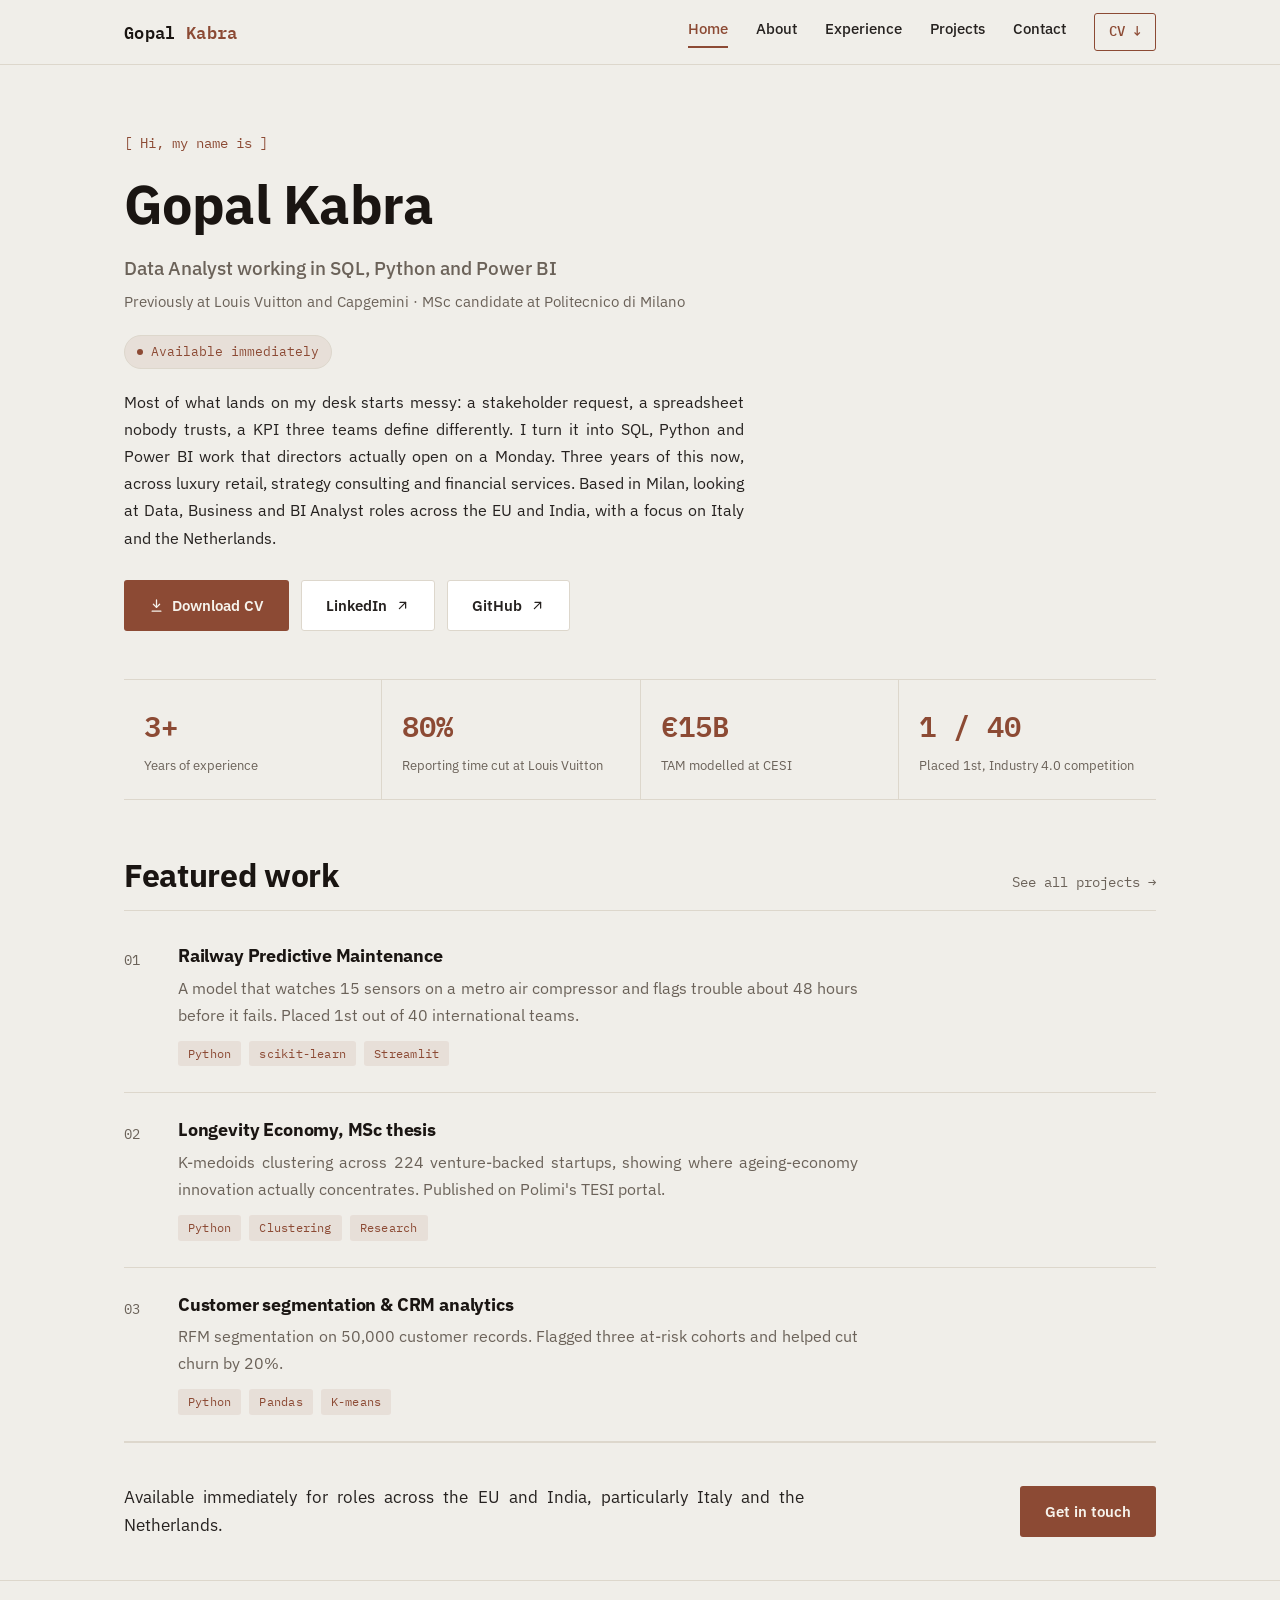
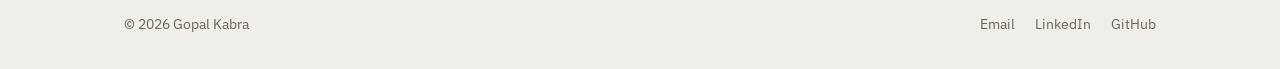
<file: index.html>
<!DOCTYPE html>
<html lang="en">
<head>
<meta charset="UTF-8">
<meta name="viewport" content="width=device-width, initial-scale=1.0">
<title>Gopal Kabra · Data Analyst · SQL, Python, Power BI</title>
<meta name="description" content="Gopal Kabra, Data Analyst with 3 years across luxury retail, strategy consulting and financial services. Previously at Louis Vuitton and Capgemini. SQL, Python, Power BI.">
<meta property="og:title" content="Gopal Kabra · Data Analyst · SQL, Python, Power BI">
<meta property="og:description" content="Data Analyst with 3 years across luxury retail, strategy consulting and financial services. Previously at Louis Vuitton and Capgemini.">
<meta property="og:url" content="https://gopal-kabra.github.io/">
<meta property="og:type" content="website">
<link rel="icon" type="image/svg+xml" href="assets/img/favicon.svg">
<link rel="preconnect" href="https://fonts.googleapis.com">
<link rel="preconnect" href="https://fonts.gstatic.com" crossorigin>
<link href="https://fonts.googleapis.com/css2?family=IBM+Plex+Sans:wght@400;500;600;700&family=IBM+Plex+Mono:wght@400;500;600&display=swap" rel="stylesheet">
<link rel="stylesheet" href="css/style.css">
<script type="application/ld+json">
{
  "@context": "https://schema.org",
  "@type": "Person",
  "name": "Gopal Kabra",
  "jobTitle": "Data Analyst",
  "url": "https://gopal-kabra.github.io/",
  "sameAs": [
    "https://linkedin.com/in/gopal-kabra",
    "https://github.com/Gopal-Kabra"
  ],
  "alumniOf": {
    "@type": "CollegeOrUniversity",
    "name": "Politecnico di Milano"
  }
}
</script>
</head>
<body>
<a class="skip-link" href="#main">Skip to content</a>
<nav class="site-nav">
  <div class="nav-inner">
    <a href="/" class="nav-logo">Gopal <span>Kabra</span></a>
    <button class="nav-toggle" aria-label="Menu" aria-expanded="false">
      <span></span><span></span><span></span>
    </button>
    <div class="nav-links">
      <a href="/" class="active">Home</a>
      <a href="about.html">About</a>
      <a href="experience.html">Experience</a>
      <a href="projects.html">Projects</a>
      <a href="contact.html">Contact</a>
      <a href="assets/cv/Gopal_Kabra_CV.pdf" class="nav-cv" download>CV ↓</a>
    </div>
  </div>
</nav>

<main id="main">

  <section class="hero container">
    <p class="eyebrow">Hi, my name is</p>
    <h1>Gopal Kabra</h1>
    <p class="tagline">Data Analyst working in SQL, Python and Power BI</p>
    <p class="hero-sub">Previously at Louis Vuitton and Capgemini · MSc candidate at Politecnico di Milano</p>
    <span class="badge"><span class="dot"></span>Available immediately</span>
    <p class="hero-intro">Most of what lands on my desk starts messy: a stakeholder request, a spreadsheet nobody trusts, a KPI three teams define differently. I turn it into SQL, Python and Power BI work that directors actually open on a Monday. Three years of this now, across luxury retail, strategy consulting and financial services. Based in Milan, looking at Data, Business and BI Analyst roles across the EU and India, with a focus on Italy and the Netherlands.</p>
    <div class="btn-row">
      <a href="assets/cv/Gopal_Kabra_CV.pdf" class="btn-primary" download>
        <svg viewBox="0 0 24 24" fill="none" stroke="currentColor" stroke-width="2" stroke-linecap="round" stroke-linejoin="round"><path d="M12 3v12"/><path d="M7 10l5 5 5-5"/><path d="M5 21h14"/></svg>
        Download CV
      </a>
      <a href="https://linkedin.com/in/gopal-kabra" class="btn-secondary" target="_blank" rel="noopener">
        LinkedIn
        <svg viewBox="0 0 24 24" fill="none" stroke="currentColor" stroke-width="2" stroke-linecap="round" stroke-linejoin="round"><path d="M7 17L17 7"/><path d="M8 7h9v9"/></svg>
      </a>
      <a href="https://github.com/Gopal-Kabra" class="btn-secondary" target="_blank" rel="noopener">
        GitHub
        <svg viewBox="0 0 24 24" fill="none" stroke="currentColor" stroke-width="2" stroke-linecap="round" stroke-linejoin="round"><path d="M7 17L17 7"/><path d="M8 7h9v9"/></svg>
      </a>
    </div>
  </section>

  <section class="container reveal">
    <div class="stats-strip">
      <div class="stat-block">
        <span class="stat-number">3+</span>
        <span class="stat-label">Years of experience</span>
      </div>
      <div class="stat-block">
        <span class="stat-number">80%</span>
        <span class="stat-label">Reporting time cut at Louis Vuitton</span>
      </div>
      <div class="stat-block">
        <span class="stat-number">€15B</span>
        <span class="stat-label">TAM modelled at CESI</span>
      </div>
      <div class="stat-block">
        <span class="stat-number">1 / 40</span>
        <span class="stat-label">Placed 1st, Industry 4.0 competition</span>
      </div>
    </div>
  </section>

  <section class="container">
    <div class="section-head reveal">
      <h2>Featured work</h2>
      <a href="projects.html" class="kicker">See all projects →</a>
    </div>

    <a href="projects.html#railway" class="proj-row reveal">
      <span class="proj-num">01</span>
      <div class="proj-body">
        <h3>Railway Predictive Maintenance</h3>
        <p>A model that watches 15 sensors on a metro air compressor and flags trouble about 48 hours before it fails. Placed 1st out of 40 international teams.</p>
        <div class="tag-row">
          <span class="tag">Python</span>
          <span class="tag">scikit-learn</span>
          <span class="tag">Streamlit</span>
        </div>
      </div>
    </a>

    <a href="projects.html#thesis" class="proj-row reveal">
      <span class="proj-num">02</span>
      <div class="proj-body">
        <h3>Longevity Economy, MSc thesis</h3>
        <p>K-medoids clustering across 224 venture-backed startups, showing where ageing-economy innovation actually concentrates. Published on Polimi's TESI portal.</p>
        <div class="tag-row">
          <span class="tag">Python</span>
          <span class="tag">Clustering</span>
          <span class="tag">Research</span>
        </div>
      </div>
    </a>

    <a href="projects.html#segmentation" class="proj-row reveal">
      <span class="proj-num">03</span>
      <div class="proj-body">
        <h3>Customer segmentation &amp; CRM analytics</h3>
        <p>RFM segmentation on 50,000 customer records. Flagged three at-risk cohorts and helped cut churn by 20%.</p>
        <div class="tag-row">
          <span class="tag">Python</span>
          <span class="tag">Pandas</span>
          <span class="tag">K-means</span>
        </div>
      </div>
    </a>
  </section>

  <section class="container reveal">
    <div class="cta-band">
      <p>Available immediately for roles across the EU and India, particularly Italy and the Netherlands.</p>
      <a href="contact.html" class="btn-primary">Get in touch</a>
    </div>
  </section>

</main>

<footer class="site-footer">
  <div class="container">
    <p>© <span id="year"></span> Gopal Kabra</p>
    <div class="footer-links">
      <a href="mailto:gopalkabra03@gmail.com">Email</a>
      <a href="https://linkedin.com/in/gopal-kabra" target="_blank" rel="noopener">LinkedIn</a>
      <a href="https://github.com/Gopal-Kabra" target="_blank" rel="noopener">GitHub</a>
    </div>
  </div>
</footer>

<script src="js/main.js" defer></script>
</body>
</html>
</file>
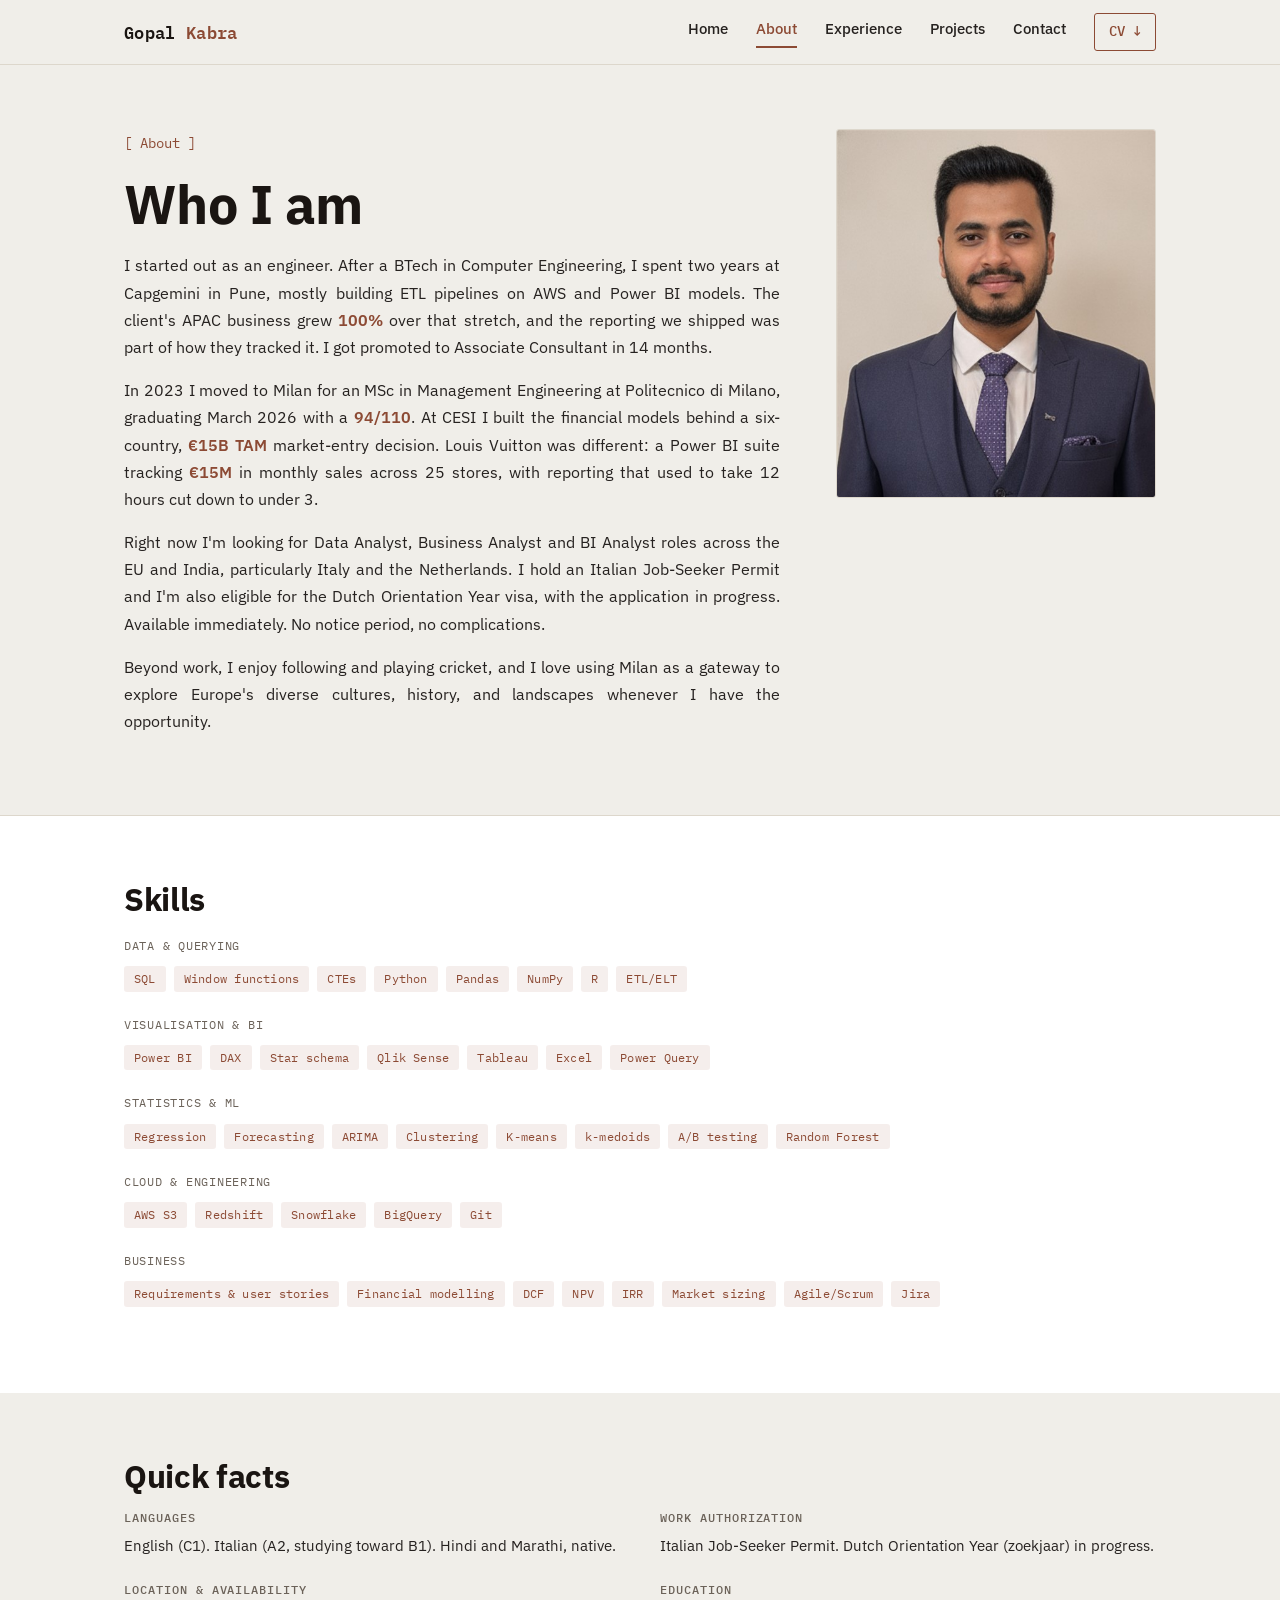
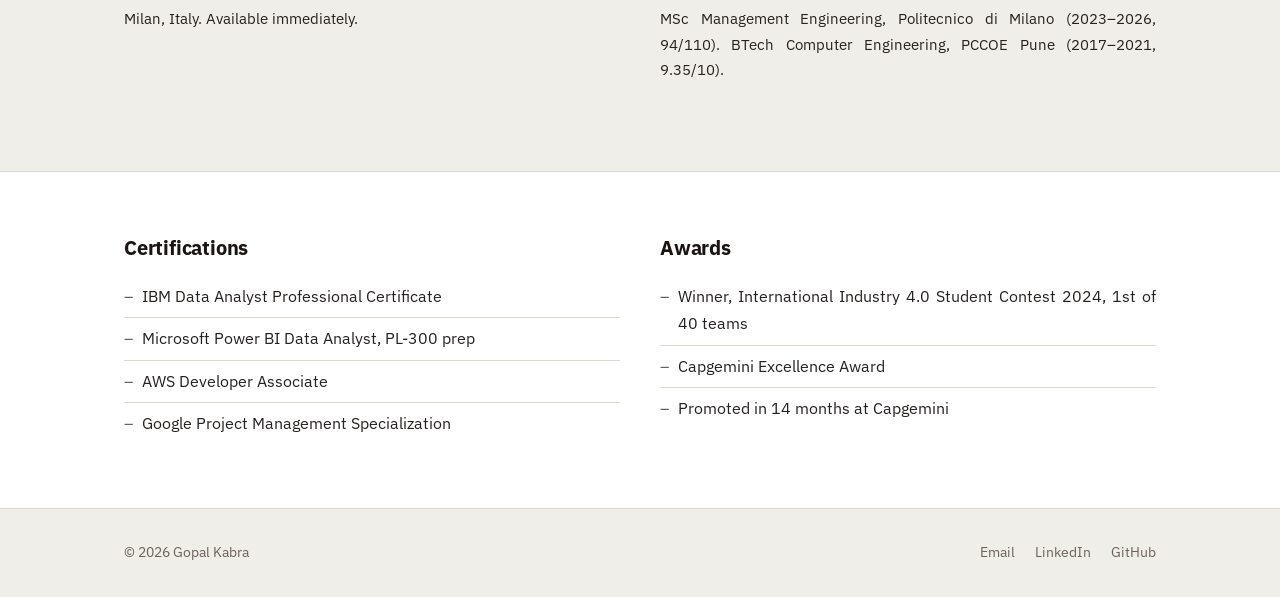
<file: about.html>
<!DOCTYPE html>
<html lang="en">
<head>
<meta charset="UTF-8">
<meta name="viewport" content="width=device-width, initial-scale=1.0">
<title>About · Gopal Kabra</title>
<meta name="description" content="About Gopal Kabra, Data Analyst based in Milan, Italy. Background across Capgemini, Louis Vuitton and Politecnico di Milano. Skills in SQL, Python and Power BI.">
<meta property="og:title" content="About · Gopal Kabra">
<meta property="og:description" content="Background, skills and availability of Gopal Kabra, Data Analyst based in Milan, Italy.">
<meta property="og:url" content="https://gopal-kabra.github.io/about.html">
<meta property="og:type" content="website">
<link rel="icon" type="image/svg+xml" href="assets/img/favicon.svg">
<link rel="preconnect" href="https://fonts.googleapis.com">
<link rel="preconnect" href="https://fonts.gstatic.com" crossorigin>
<link href="https://fonts.googleapis.com/css2?family=IBM+Plex+Sans:wght@400;500;600;700&family=IBM+Plex+Mono:wght@400;500;600&display=swap" rel="stylesheet">
<link rel="stylesheet" href="css/style.css">
</head>
<body>
<a class="skip-link" href="#main">Skip to content</a>
<nav class="site-nav">
  <div class="nav-inner">
    <a href="/" class="nav-logo">Gopal <span>Kabra</span></a>
    <button class="nav-toggle" aria-label="Menu" aria-expanded="false">
      <span></span><span></span><span></span>
    </button>
    <div class="nav-links">
      <a href="/">Home</a>
      <a href="about.html" class="active">About</a>
      <a href="experience.html">Experience</a>
      <a href="projects.html">Projects</a>
      <a href="contact.html">Contact</a>
      <a href="assets/cv/Gopal_Kabra_CV.pdf" class="nav-cv" download>CV ↓</a>
    </div>
  </div>
</nav>

<main id="main">

  <section class="section container">
    <div class="about-layout">
      <div class="reveal">
        <p class="eyebrow">About</p>
        <h1>Who I am</h1>

        <p>I started out as an engineer. After a BTech in Computer Engineering, I spent two years at Capgemini in Pune, mostly building ETL pipelines on AWS and Power BI models. The client's APAC business grew <strong class="metric">100%</strong> over that stretch, and the reporting we shipped was part of how they tracked it. I got promoted to Associate Consultant in 14 months.</p>

        <p>In 2023 I moved to Milan for an MSc in Management Engineering at Politecnico di Milano, graduating March 2026 with a <strong class="metric">94/110</strong>. At CESI I built the financial models behind a six-country, <strong class="metric">€15B TAM</strong> market-entry decision. Louis Vuitton was different: a Power BI suite tracking <strong class="metric">€15M</strong> in monthly sales across 25 stores, with reporting that used to take 12 hours cut down to under 3.</p>

        <p>Right now I'm looking for Data Analyst, Business Analyst and BI Analyst roles across the EU and India, particularly Italy and the Netherlands. I hold an Italian Job-Seeker Permit and I'm also eligible for the Dutch Orientation Year visa, with the application in progress. Available immediately. No notice period, no complications.</p>

        <p>Beyond work, I enjoy following and playing cricket, and I love using Milan as a gateway to explore Europe's diverse cultures, history, and landscapes whenever I have the opportunity.</p>
      </div>

      <div class="about-photo-wrap reveal">
        <img class="about-photo" src="assets/img/profile.jpg" alt="Gopal Kabra" loading="lazy">
      </div>
    </div>
  </section>

  <section class="section" style="border-top:1px solid var(--border); background:var(--surface);">
    <div class="container reveal">
      <h2>Skills</h2>

      <div class="skill-group">
        <span class="skill-label">Data &amp; querying</span>
        <div class="tag-row">
          <span class="tag">SQL</span>
          <span class="tag">Window functions</span>
          <span class="tag">CTEs</span>
          <span class="tag">Python</span>
          <span class="tag">Pandas</span>
          <span class="tag">NumPy</span>
          <span class="tag">R</span>
          <span class="tag">ETL/ELT</span>
        </div>
      </div>

      <div class="skill-group">
        <span class="skill-label">Visualisation &amp; BI</span>
        <div class="tag-row">
          <span class="tag">Power BI</span>
          <span class="tag">DAX</span>
          <span class="tag">Star schema</span>
          <span class="tag">Qlik Sense</span>
          <span class="tag">Tableau</span>
          <span class="tag">Excel</span>
          <span class="tag">Power Query</span>
        </div>
      </div>

      <div class="skill-group">
        <span class="skill-label">Statistics &amp; ML</span>
        <div class="tag-row">
          <span class="tag">Regression</span>
          <span class="tag">Forecasting</span>
          <span class="tag">ARIMA</span>
          <span class="tag">Clustering</span>
          <span class="tag">K-means</span>
          <span class="tag">k-medoids</span>
          <span class="tag">A/B testing</span>
          <span class="tag">Random Forest</span>
        </div>
      </div>

      <div class="skill-group">
        <span class="skill-label">Cloud &amp; engineering</span>
        <div class="tag-row">
          <span class="tag">AWS S3</span>
          <span class="tag">Redshift</span>
          <span class="tag">Snowflake</span>
          <span class="tag">BigQuery</span>
          <span class="tag">Git</span>
        </div>
      </div>

      <div class="skill-group">
        <span class="skill-label">Business</span>
        <div class="tag-row">
          <span class="tag">Requirements &amp; user stories</span>
          <span class="tag">Financial modelling</span>
          <span class="tag">DCF</span>
          <span class="tag">NPV</span>
          <span class="tag">IRR</span>
          <span class="tag">Market sizing</span>
          <span class="tag">Agile/Scrum</span>
          <span class="tag">Jira</span>
        </div>
      </div>
    </div>
  </section>

  <section class="section container">
    <h2 class="reveal">Quick facts</h2>
    <div class="grid-2 reveal">
      <div class="rail" style="border-left:none; padding-left:0;">
        <div class="fact">
          <h3>Languages</h3>
          <p>English (C1). Italian (A2, studying toward B1). Hindi and Marathi, native.</p>
        </div>
        <div class="fact">
          <h3>Location &amp; availability</h3>
          <p>Milan, Italy. Available immediately.</p>
        </div>
      </div>
      <div class="rail" style="border-left:none; padding-left:0;">
        <div class="fact">
          <h3>Work authorization</h3>
          <p>Italian Job-Seeker Permit. Dutch Orientation Year (zoekjaar) in progress.</p>
        </div>
        <div class="fact">
          <h3>Education</h3>
          <p>MSc Management Engineering, Politecnico di Milano (2023–2026, 94/110). BTech Computer Engineering, PCCOE Pune (2017–2021, 9.35/10).</p>
        </div>
      </div>
    </div>
  </section>

  <section class="section" style="border-top:1px solid var(--border); background:var(--surface);">
    <div class="container reveal">
      <div class="grid-2">
        <div>
          <h2 class="mini">Certifications</h2>
          <ul class="list-plain">
            <li>IBM Data Analyst Professional Certificate</li>
            <li>Microsoft Power BI Data Analyst, PL-300 prep</li>
            <li>AWS Developer Associate</li>
            <li>Google Project Management Specialization</li>
          </ul>
        </div>
        <div>
          <h2 class="mini">Awards</h2>
          <ul class="list-plain">
            <li>Winner, International Industry 4.0 Student Contest 2024, 1st of 40 teams</li>
            <li>Capgemini Excellence Award</li>
            <li>Promoted in 14 months at Capgemini</li>
          </ul>
        </div>
      </div>
    </div>
  </section>

</main>

<footer class="site-footer">
  <div class="container">
    <p>© <span id="year"></span> Gopal Kabra</p>
    <div class="footer-links">
      <a href="mailto:gopalkabra03@gmail.com">Email</a>
      <a href="https://linkedin.com/in/gopal-kabra" target="_blank" rel="noopener">LinkedIn</a>
      <a href="https://github.com/Gopal-Kabra" target="_blank" rel="noopener">GitHub</a>
    </div>
  </div>
</footer>

<script src="js/main.js" defer></script>
</body>
</html>
</file>
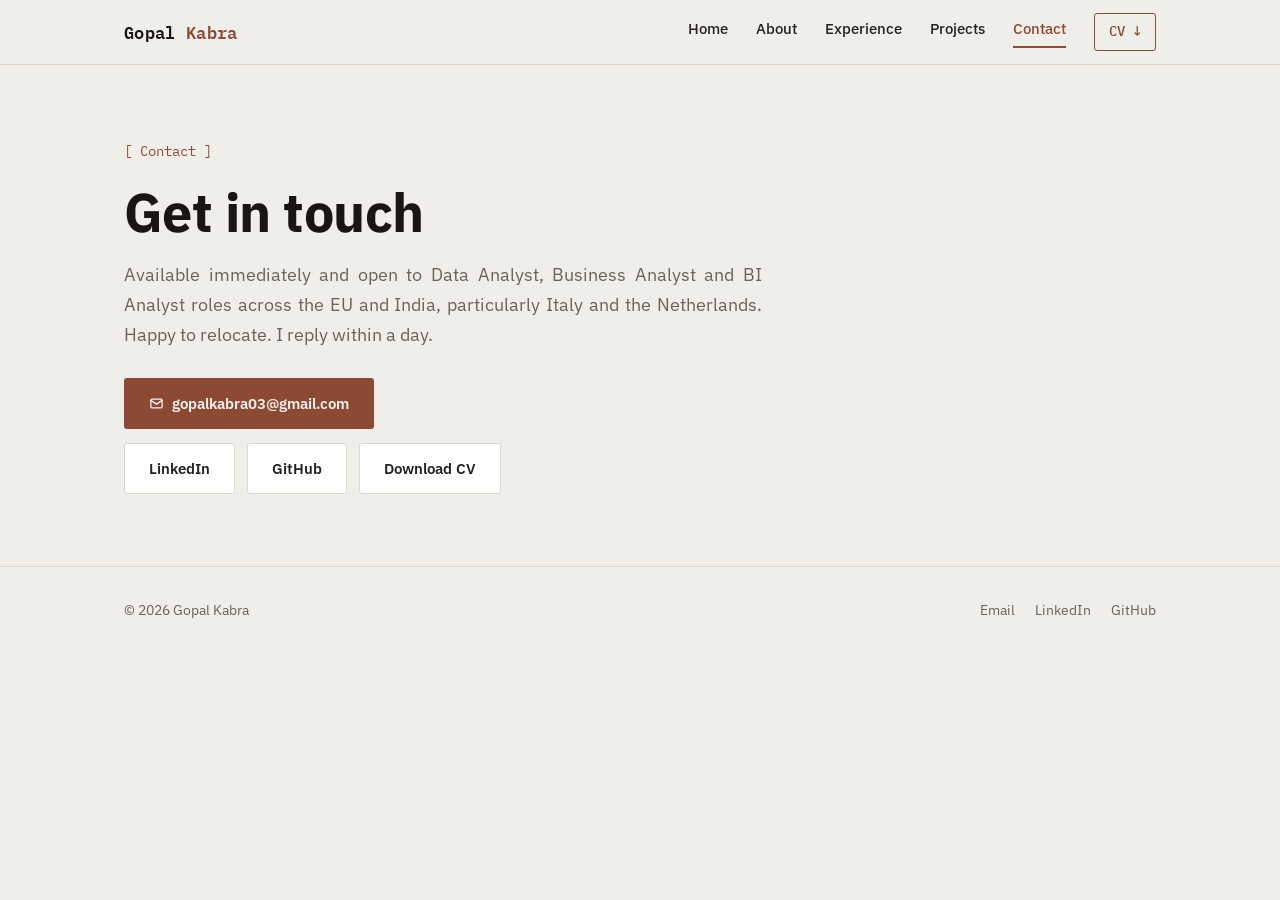
<file: contact.html>
<!DOCTYPE html>
<html lang="en">
<head>
<meta charset="UTF-8">
<meta name="viewport" content="width=device-width, initial-scale=1.0">
<title>Contact · Gopal Kabra</title>
<meta name="description" content="Get in touch with Gopal Kabra, Data Analyst available immediately for roles across the EU and India, particularly Italy and the Netherlands. Email, LinkedIn, GitHub and CV download.">
<meta property="og:title" content="Contact · Gopal Kabra">
<meta property="og:description" content="Available immediately and open to Data Analyst, Business Analyst and BI Analyst roles across the EU and India, particularly Italy and the Netherlands.">
<meta property="og:url" content="https://gopal-kabra.github.io/contact.html">
<meta property="og:type" content="website">
<link rel="icon" type="image/svg+xml" href="assets/img/favicon.svg">
<link rel="preconnect" href="https://fonts.googleapis.com">
<link rel="preconnect" href="https://fonts.gstatic.com" crossorigin>
<link href="https://fonts.googleapis.com/css2?family=IBM+Plex+Sans:wght@400;500;600;700&family=IBM+Plex+Mono:wght@400;500;600&display=swap" rel="stylesheet">
<link rel="stylesheet" href="css/style.css">
</head>
<body>
<a class="skip-link" href="#main">Skip to content</a>
<nav class="site-nav">
  <div class="nav-inner">
    <a href="/" class="nav-logo">Gopal <span>Kabra</span></a>
    <button class="nav-toggle" aria-label="Menu" aria-expanded="false">
      <span></span><span></span><span></span>
    </button>
    <div class="nav-links">
      <a href="/">Home</a>
      <a href="about.html">About</a>
      <a href="experience.html">Experience</a>
      <a href="projects.html">Projects</a>
      <a href="contact.html" class="active">Contact</a>
      <a href="assets/cv/Gopal_Kabra_CV.pdf" class="nav-cv" download>CV ↓</a>
    </div>
  </div>
</nav>

<main id="main">
  <section class="contact-page container reveal">
    <p class="eyebrow">Contact</p>
    <h1>Get in touch</h1>
    <p class="lede">Available immediately and open to Data Analyst, Business Analyst and BI Analyst roles across the EU and India, particularly Italy and the Netherlands. Happy to relocate. I reply within a day.</p>

    <div class="btn-row">
      <a href="mailto:gopalkabra03@gmail.com" class="btn-primary">
        <svg viewBox="0 0 24 24" fill="none" stroke="currentColor" stroke-width="2" stroke-linecap="round" stroke-linejoin="round"><rect x="3" y="5" width="18" height="14" rx="2"/><path d="M3 7l9 6 9-6"/></svg>
        gopalkabra03@gmail.com
      </a>
    </div>
    <div class="btn-row" style="margin-top: 14px;">
      <a href="https://linkedin.com/in/gopal-kabra" class="btn-secondary" target="_blank" rel="noopener">LinkedIn</a>
      <a href="https://github.com/Gopal-Kabra" class="btn-secondary" target="_blank" rel="noopener">GitHub</a>
      <a href="assets/cv/Gopal_Kabra_CV.pdf" class="btn-secondary" download>Download CV</a>
    </div>
  </section>
</main>

<footer class="site-footer">
  <div class="container">
    <p>© <span id="year"></span> Gopal Kabra</p>
    <div class="footer-links">
      <a href="mailto:gopalkabra03@gmail.com">Email</a>
      <a href="https://linkedin.com/in/gopal-kabra" target="_blank" rel="noopener">LinkedIn</a>
      <a href="https://github.com/Gopal-Kabra" target="_blank" rel="noopener">GitHub</a>
    </div>
  </div>
</footer>

<script src="js/main.js" defer></script>
</body>
</html>
</file>
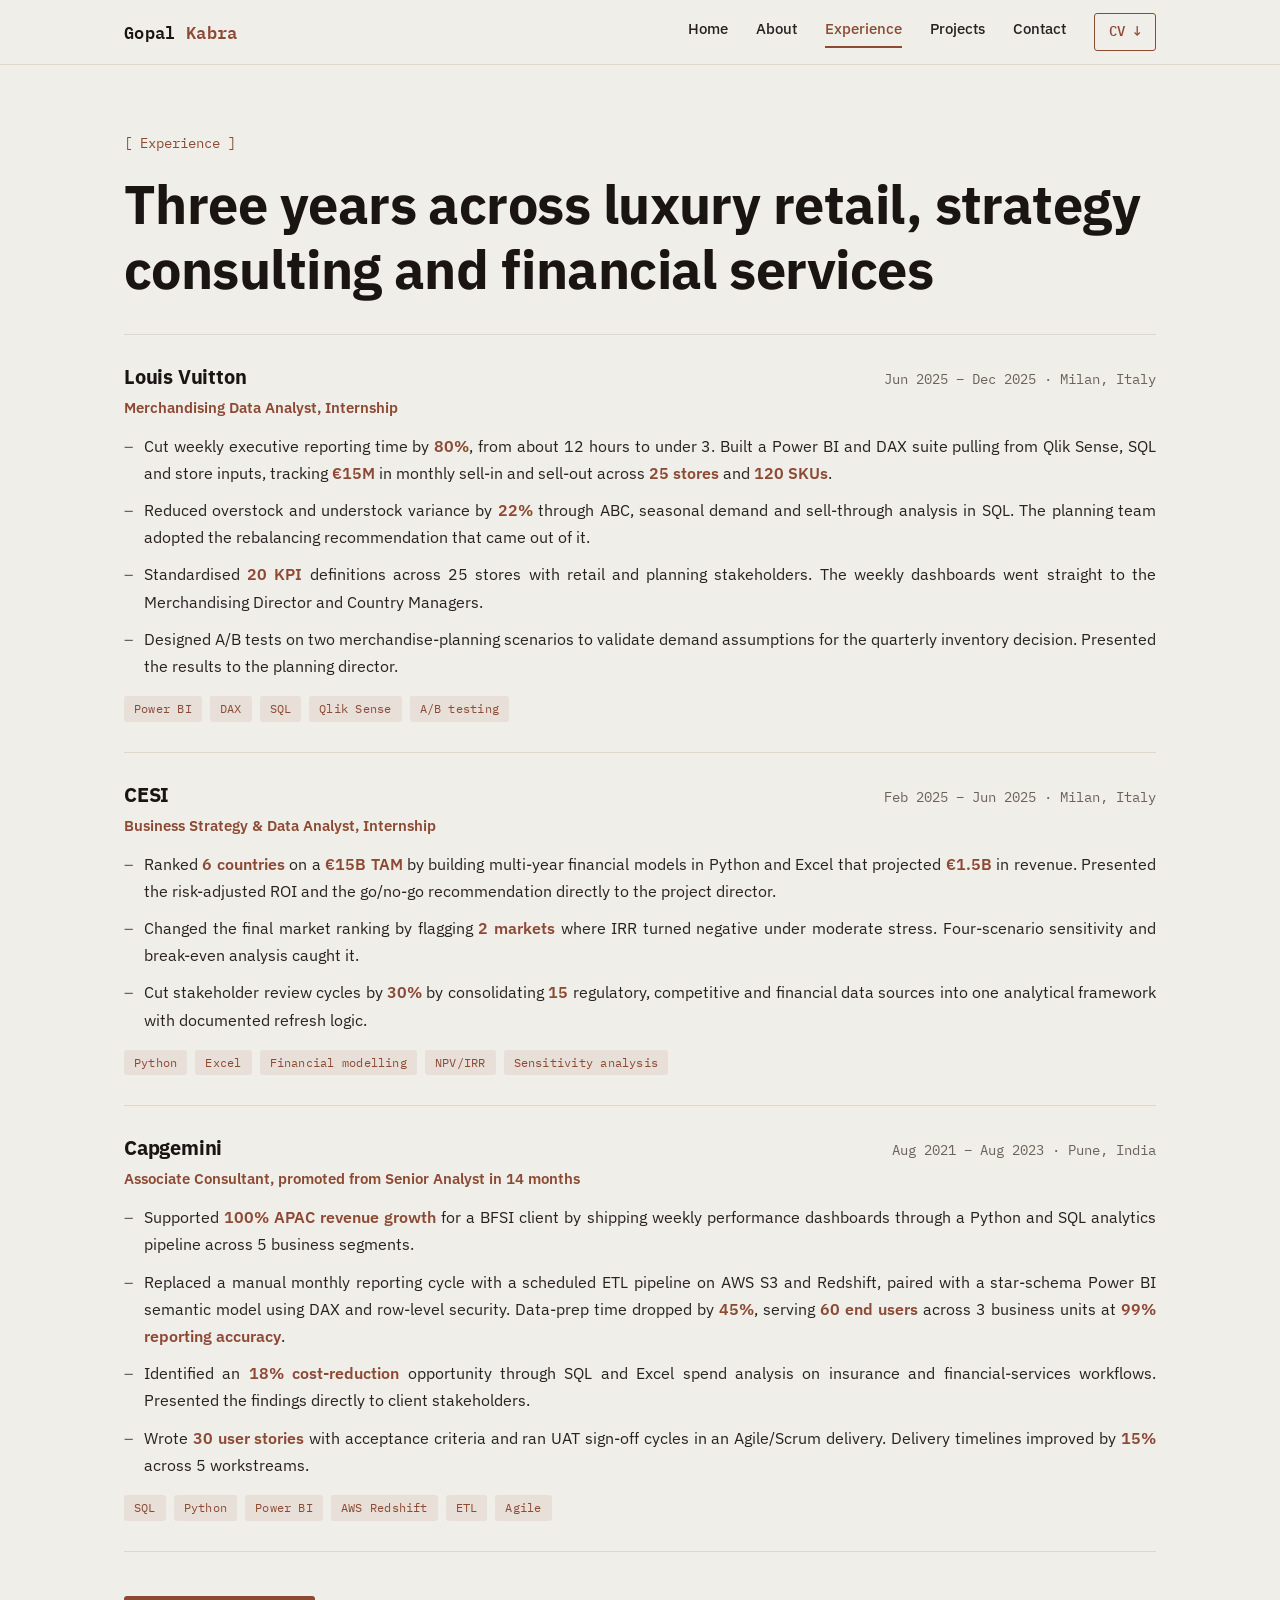
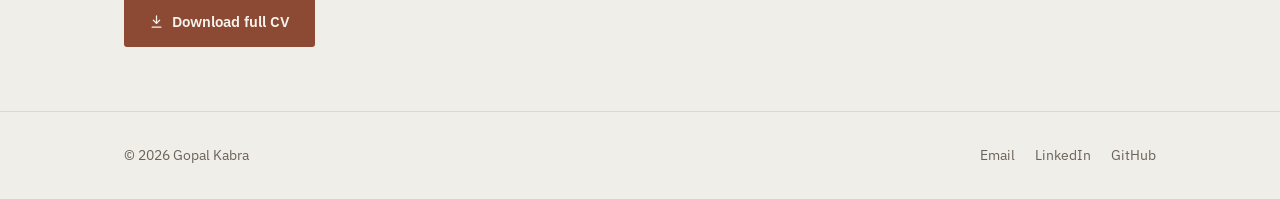
<file: experience.html>
<!DOCTYPE html>
<html lang="en">
<head>
<meta charset="UTF-8">
<meta name="viewport" content="width=device-width, initial-scale=1.0">
<title>Experience · Gopal Kabra</title>
<meta name="description" content="Gopal Kabra's work experience at Louis Vuitton, CESI and Capgemini. SQL, Python and Power BI across luxury retail, strategy consulting and financial services.">
<meta property="og:title" content="Experience · Gopal Kabra">
<meta property="og:description" content="Three years across luxury retail, strategy consulting and financial services: Louis Vuitton, CESI, Capgemini.">
<meta property="og:url" content="https://gopal-kabra.github.io/experience.html">
<meta property="og:type" content="website">
<link rel="icon" type="image/svg+xml" href="assets/img/favicon.svg">
<link rel="preconnect" href="https://fonts.googleapis.com">
<link rel="preconnect" href="https://fonts.gstatic.com" crossorigin>
<link href="https://fonts.googleapis.com/css2?family=IBM+Plex+Sans:wght@400;500;600;700&family=IBM+Plex+Mono:wght@400;500;600&display=swap" rel="stylesheet">
<link rel="stylesheet" href="css/style.css">
</head>
<body>
<a class="skip-link" href="#main">Skip to content</a>
<nav class="site-nav">
  <div class="nav-inner">
    <a href="/" class="nav-logo">Gopal <span>Kabra</span></a>
    <button class="nav-toggle" aria-label="Menu" aria-expanded="false">
      <span></span><span></span><span></span>
    </button>
    <div class="nav-links">
      <a href="/">Home</a>
      <a href="about.html">About</a>
      <a href="experience.html" class="active">Experience</a>
      <a href="projects.html">Projects</a>
      <a href="contact.html">Contact</a>
      <a href="assets/cv/Gopal_Kabra_CV.pdf" class="nav-cv" download>CV ↓</a>
    </div>
  </div>
</nav>

<main id="main">

  <section class="section container">
    <p class="eyebrow reveal">Experience</p>
    <h1 class="reveal">Three years across luxury retail, strategy consulting and financial services</h1>

    <div class="timeline">

      <article class="tl-item reveal">
        <div class="tl-header">
          <h2>Louis Vuitton</h2>
          <span class="tl-meta">Jun 2025 – Dec 2025 · Milan, Italy</span>
        </div>
        <p class="tl-role">Merchandising Data Analyst, Internship</p>
        <ul class="tl-bullets">
          <li>Cut weekly executive reporting time by <strong class="metric">80%</strong>, from about 12 hours to under 3. Built a Power BI and DAX suite pulling from Qlik Sense, SQL and store inputs, tracking <strong class="metric">€15M</strong> in monthly sell-in and sell-out across <strong class="metric">25 stores</strong> and <strong class="metric">120 SKUs</strong>.</li>
          <li>Reduced overstock and understock variance by <strong class="metric">22%</strong> through ABC, seasonal demand and sell-through analysis in SQL. The planning team adopted the rebalancing recommendation that came out of it.</li>
          <li>Standardised <strong class="metric">20 KPI</strong> definitions across 25 stores with retail and planning stakeholders. The weekly dashboards went straight to the Merchandising Director and Country Managers.</li>
          <li>Designed A/B tests on two merchandise-planning scenarios to validate demand assumptions for the quarterly inventory decision. Presented the results to the planning director.</li>
        </ul>
        <div class="tag-row">
          <span class="tag">Power BI</span>
          <span class="tag">DAX</span>
          <span class="tag">SQL</span>
          <span class="tag">Qlik Sense</span>
          <span class="tag">A/B testing</span>
        </div>
      </article>

      <article class="tl-item reveal">
        <div class="tl-header">
          <h2>CESI</h2>
          <span class="tl-meta">Feb 2025 – Jun 2025 · Milan, Italy</span>
        </div>
        <p class="tl-role">Business Strategy &amp; Data Analyst, Internship</p>
        <ul class="tl-bullets">
          <li>Ranked <strong class="metric">6 countries</strong> on a <strong class="metric">€15B TAM</strong> by building multi-year financial models in Python and Excel that projected <strong class="metric">€1.5B</strong> in revenue. Presented the risk-adjusted ROI and the go/no-go recommendation directly to the project director.</li>
          <li>Changed the final market ranking by flagging <strong class="metric">2 markets</strong> where IRR turned negative under moderate stress. Four-scenario sensitivity and break-even analysis caught it.</li>
          <li>Cut stakeholder review cycles by <strong class="metric">30%</strong> by consolidating <strong class="metric">15</strong> regulatory, competitive and financial data sources into one analytical framework with documented refresh logic.</li>
        </ul>
        <div class="tag-row">
          <span class="tag">Python</span>
          <span class="tag">Excel</span>
          <span class="tag">Financial modelling</span>
          <span class="tag">NPV/IRR</span>
          <span class="tag">Sensitivity analysis</span>
        </div>
      </article>

      <article class="tl-item reveal">
        <div class="tl-header">
          <h2>Capgemini</h2>
          <span class="tl-meta">Aug 2021 – Aug 2023 · Pune, India</span>
        </div>
        <p class="tl-role">Associate Consultant, promoted from Senior Analyst in 14 months</p>
        <ul class="tl-bullets">
          <li>Supported <strong class="metric">100% APAC revenue growth</strong> for a BFSI client by shipping weekly performance dashboards through a Python and SQL analytics pipeline across 5 business segments.</li>
          <li>Replaced a manual monthly reporting cycle with a scheduled ETL pipeline on AWS S3 and Redshift, paired with a star-schema Power BI semantic model using DAX and row-level security. Data-prep time dropped by <strong class="metric">45%</strong>, serving <strong class="metric">60 end users</strong> across 3 business units at <strong class="metric">99% reporting accuracy</strong>.</li>
          <li>Identified an <strong class="metric">18% cost-reduction</strong> opportunity through SQL and Excel spend analysis on insurance and financial-services workflows. Presented the findings directly to client stakeholders.</li>
          <li>Wrote <strong class="metric">30 user stories</strong> with acceptance criteria and ran UAT sign-off cycles in an Agile/Scrum delivery. Delivery timelines improved by <strong class="metric">15%</strong> across 5 workstreams.</li>
        </ul>
        <div class="tag-row">
          <span class="tag">SQL</span>
          <span class="tag">Python</span>
          <span class="tag">Power BI</span>
          <span class="tag">AWS Redshift</span>
          <span class="tag">ETL</span>
          <span class="tag">Agile</span>
        </div>
      </article>

    </div>

    <div class="btn-row reveal" style="margin-top: 44px;">
      <a href="assets/cv/Gopal_Kabra_CV.pdf" class="btn-primary" download>
        <svg viewBox="0 0 24 24" fill="none" stroke="currentColor" stroke-width="2" stroke-linecap="round" stroke-linejoin="round"><path d="M12 3v12"/><path d="M7 10l5 5 5-5"/><path d="M5 21h14"/></svg>
        Download full CV
      </a>
    </div>
  </section>

</main>

<footer class="site-footer">
  <div class="container">
    <p>© <span id="year"></span> Gopal Kabra</p>
    <div class="footer-links">
      <a href="mailto:gopalkabra03@gmail.com">Email</a>
      <a href="https://linkedin.com/in/gopal-kabra" target="_blank" rel="noopener">LinkedIn</a>
      <a href="https://github.com/Gopal-Kabra" target="_blank" rel="noopener">GitHub</a>
    </div>
  </div>
</footer>

<script src="js/main.js" defer></script>
</body>
</html>
</file>
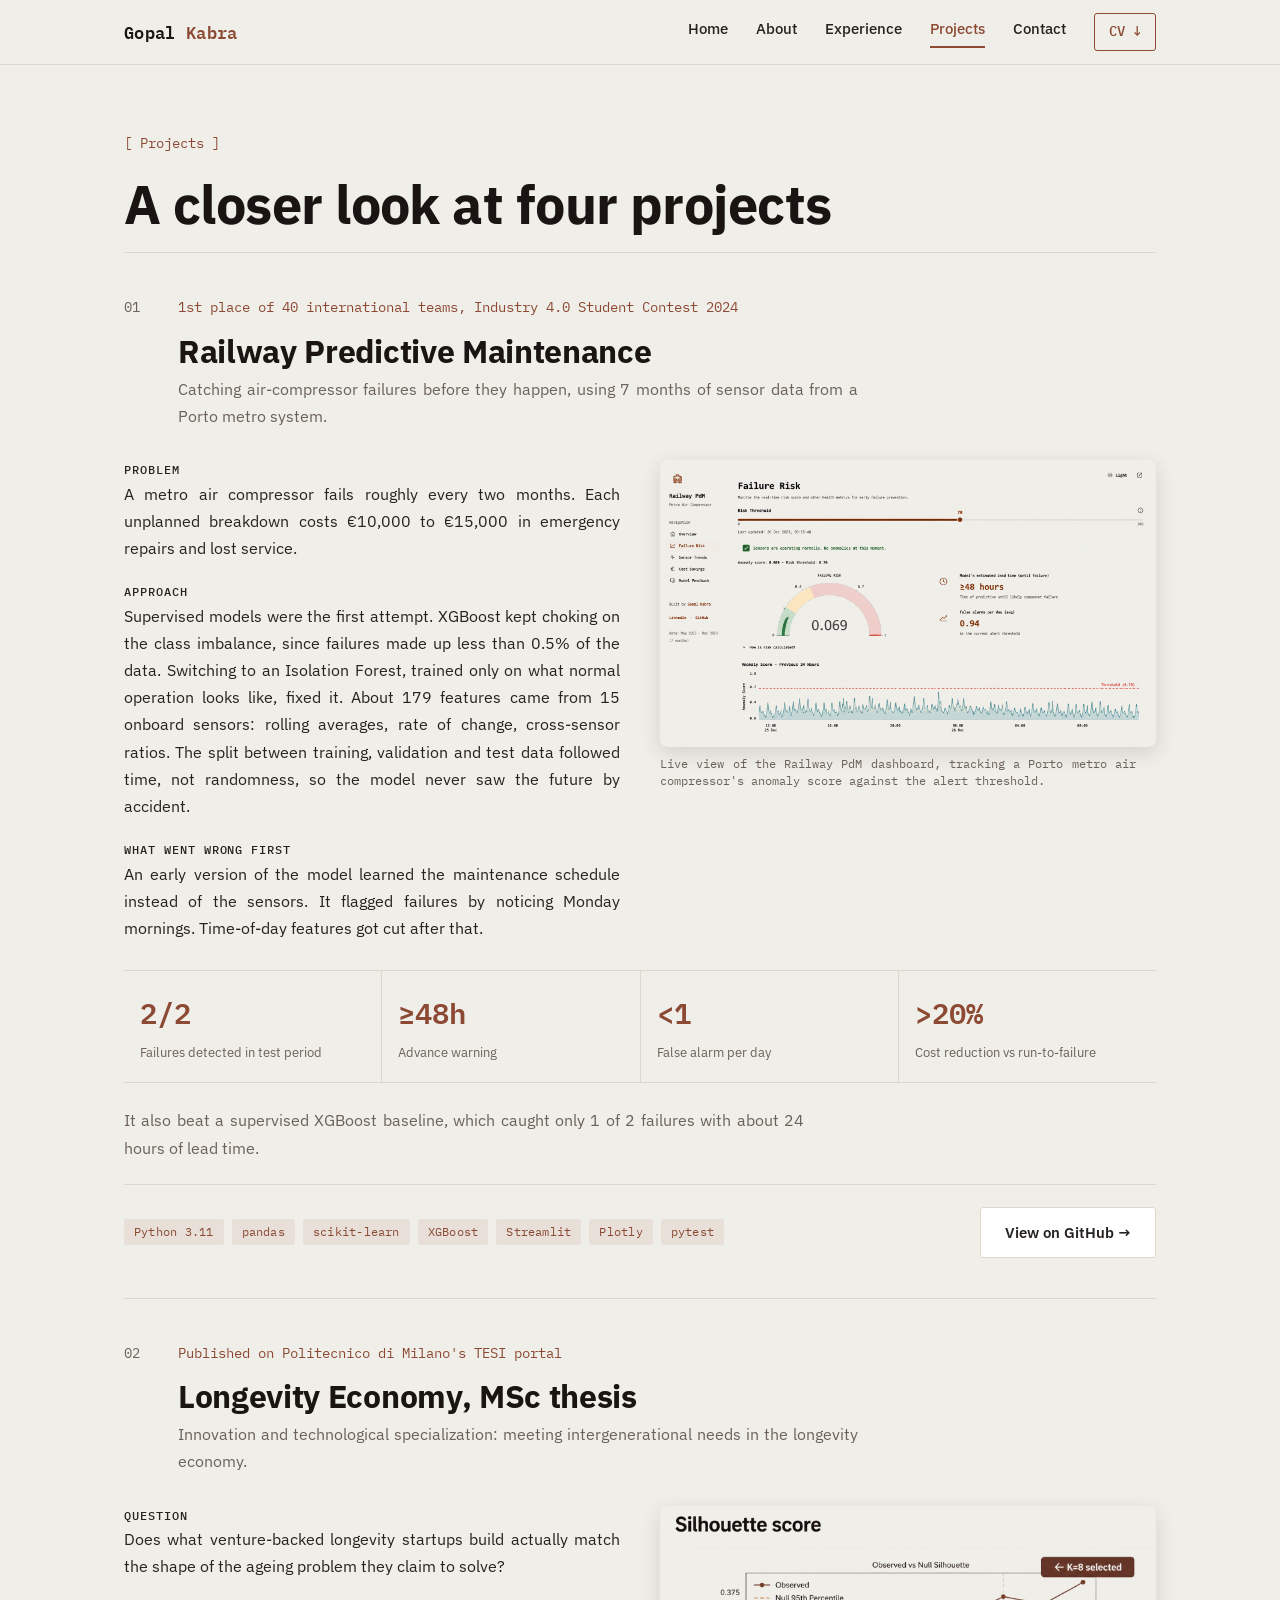
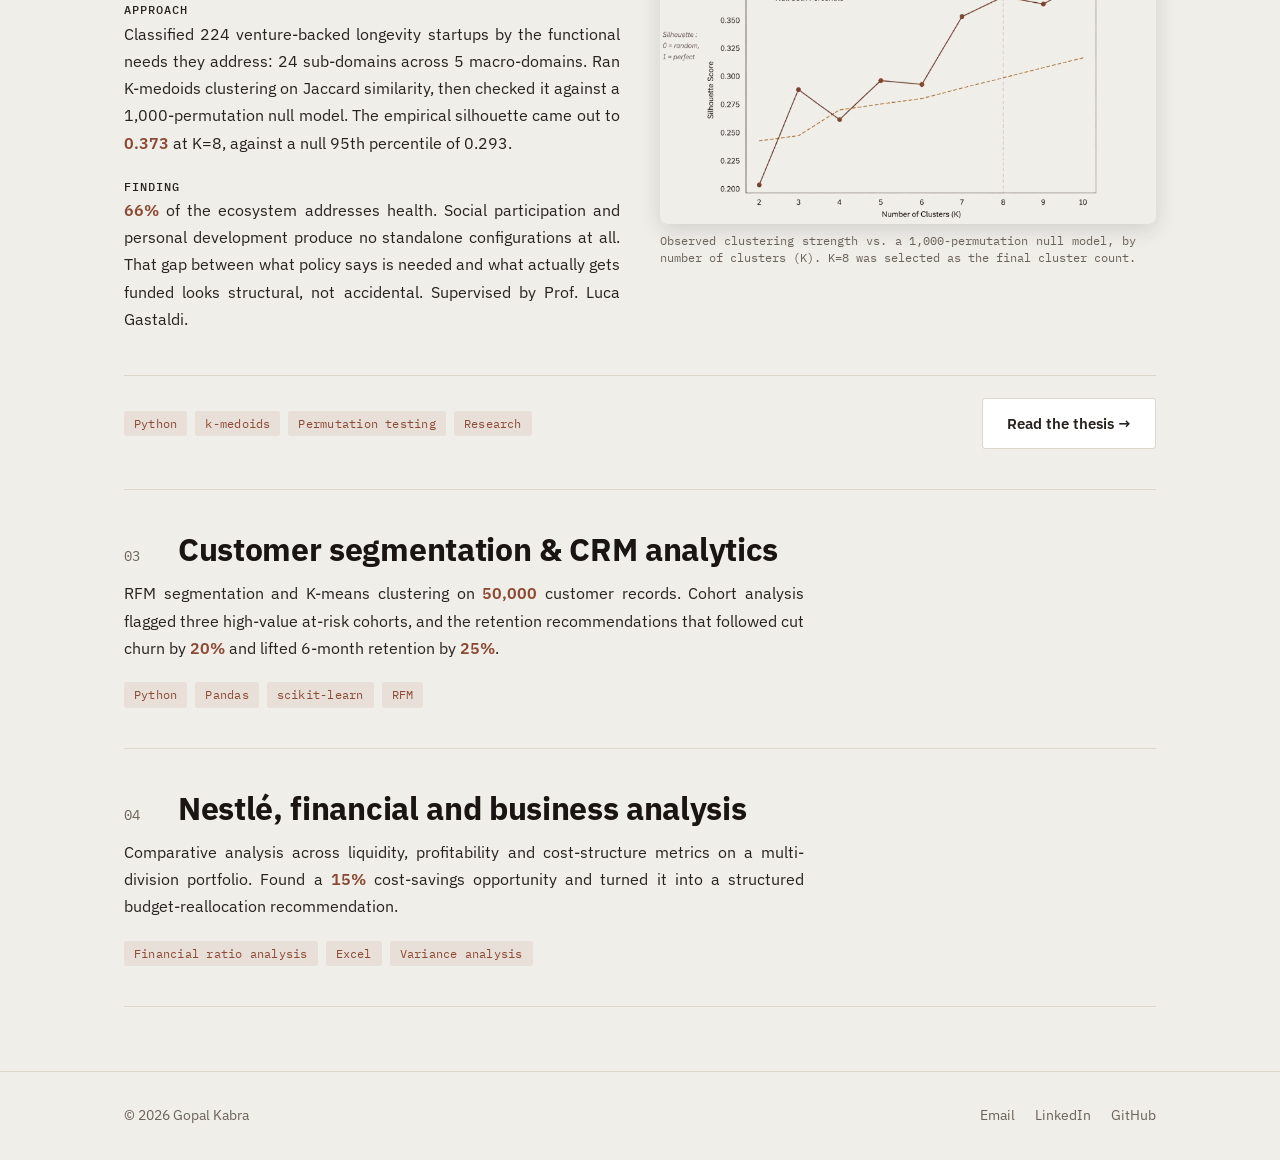
<file: projects.html>
<!DOCTYPE html>
<html lang="en">
<head>
<meta charset="UTF-8">
<meta name="viewport" content="width=device-width, initial-scale=1.0">
<title>Projects · Gopal Kabra</title>
<meta name="description" content="Gopal Kabra's projects: Railway Predictive Maintenance, Industry 4.0 competition winner, the Longevity Economy MSc thesis, Customer Segmentation and a Nestle financial analysis.">
<meta property="og:title" content="Projects · Gopal Kabra">
<meta property="og:description" content="Four projects, with the problem behind each one, the approach, and the measured result.">
<meta property="og:url" content="https://gopal-kabra.github.io/projects.html">
<meta property="og:type" content="website">
<link rel="icon" type="image/svg+xml" href="assets/img/favicon.svg">
<link rel="preconnect" href="https://fonts.googleapis.com">
<link rel="preconnect" href="https://fonts.gstatic.com" crossorigin>
<link href="https://fonts.googleapis.com/css2?family=IBM+Plex+Sans:wght@400;500;600;700&family=IBM+Plex+Mono:wght@400;500;600&display=swap" rel="stylesheet">
<link rel="stylesheet" href="css/style.css">
</head>
<body>
<a class="skip-link" href="#main">Skip to content</a>
<nav class="site-nav">
  <div class="nav-inner">
    <a href="/" class="nav-logo">Gopal <span>Kabra</span></a>
    <button class="nav-toggle" aria-label="Menu" aria-expanded="false">
      <span></span><span></span><span></span>
    </button>
    <div class="nav-links">
      <a href="/">Home</a>
      <a href="about.html">About</a>
      <a href="experience.html">Experience</a>
      <a href="projects.html" class="active">Projects</a>
      <a href="contact.html">Contact</a>
      <a href="assets/cv/Gopal_Kabra_CV.pdf" class="nav-cv" download>CV ↓</a>
    </div>
  </div>
</nav>

<main id="main">

  <section class="section container">
    <p class="eyebrow reveal">Projects</p>
    <h1 class="reveal">A closer look at four projects</h1>

    <div class="project-block reveal" id="railway">
      <div class="project-head"><span class="proj-num">01</span>
        <div>
          <span class="project-badge">1st place of 40 international teams, Industry 4.0 Student Contest 2024</span>
          <h2>Railway Predictive Maintenance</h2>
          <p class="project-subtitle">Catching air-compressor failures before they happen, using 7 months of sensor data from a Porto metro system.</p>
        </div>
      </div>

      <div class="project-grid">
        <div class="project-text">
          <div class="project-section">
            <p class="field-label">Problem</p>
            <p>A metro air compressor fails roughly every two months. Each unplanned breakdown costs €10,000 to €15,000 in emergency repairs and lost service.</p>
          </div>

          <div class="project-section">
            <p class="field-label">Approach</p>
            <p>Supervised models were the first attempt. XGBoost kept choking on the class imbalance, since failures made up less than 0.5% of the data. Switching to an Isolation Forest, trained only on what normal operation looks like, fixed it. About 179 features came from 15 onboard sensors: rolling averages, rate of change, cross-sensor ratios. The split between training, validation and test data followed time, not randomness, so the model never saw the future by accident.</p>
          </div>

          <div class="project-section">
            <p class="field-label">What went wrong first</p>
            <p>An early version of the model learned the maintenance schedule instead of the sensors. It flagged failures by noticing Monday mornings. Time-of-day features got cut after that.</p>
          </div>
        </div>

        <div class="project-image-container reveal">
          <img class="project-image" src="assets/img/railway-failure-risk.png" alt="Railway PdM dashboard, Failure Risk page. A risk threshold slider is set to 70. A gauge shows the current failure-risk score at 0.069, well inside the safe range. Two stat cards report a model lead time of at least 48 hours before failure and an average of 0.94 false alarms per day. Below, a 24-hour anomaly-score line chart tracks live sensor readings against a dashed risk threshold at 0.70." loading="lazy">
          <p class="project-image-caption">Live view of the Railway PdM dashboard, tracking a Porto metro air compressor's anomaly score against the alert threshold.</p>
        </div>
      </div>

      <div class="results-row">
        <div class="stat-block">
          <span class="stat-number">2/2</span>
          <span class="stat-label">Failures detected in test period</span>
        </div>
        <div class="stat-block">
          <span class="stat-number">≥48h</span>
          <span class="stat-label">Advance warning</span>
        </div>
        <div class="stat-block">
          <span class="stat-number">&lt;1</span>
          <span class="stat-label">False alarm per day</span>
        </div>
        <div class="stat-block">
          <span class="stat-number">&gt;20%</span>
          <span class="stat-label">Cost reduction vs run-to-failure</span>
        </div>
      </div>
      <p class="muted">It also beat a supervised XGBoost baseline, which caught only 1 of 2 failures with about 24 hours of lead time.</p>

      <div class="project-footer">
        <div class="tag-row">
          <span class="tag">Python 3.11</span>
          <span class="tag">pandas</span>
          <span class="tag">scikit-learn</span>
          <span class="tag">XGBoost</span>
          <span class="tag">Streamlit</span>
          <span class="tag">Plotly</span>
          <span class="tag">pytest</span>
        </div>
        <a href="https://github.com/Gopal-Kabra/railway-predictive-maintenance" class="btn-secondary" target="_blank" rel="noopener">View on GitHub →</a>
      </div>
    </div>

    <div class="project-block reveal" id="thesis">
      <div class="project-head"><span class="proj-num">02</span>
        <div>
          <span class="project-badge">Published on Politecnico di Milano's TESI portal</span>
          <h2>Longevity Economy, MSc thesis</h2>
          <p class="project-subtitle">Innovation and technological specialization: meeting intergenerational needs in the longevity economy.</p>
        </div>
      </div>

      <div class="project-grid">
        <div class="project-text">
          <div class="project-section">
            <p class="field-label">Question</p>
            <p>Does what venture-backed longevity startups build actually match the shape of the ageing problem they claim to solve?</p>
          </div>

          <div class="project-section">
            <p class="field-label">Approach</p>
            <p>Classified 224 venture-backed longevity startups by the functional needs they address: 24 sub-domains across 5 macro-domains. Ran K-medoids clustering on Jaccard similarity, then checked it against a 1,000-permutation null model. The empirical silhouette came out to <strong class="metric">0.373</strong> at K=8, against a null 95th percentile of 0.293.</p>
          </div>

          <div class="project-section">
            <p class="field-label">Finding</p>
            <p><strong class="metric">66%</strong> of the ecosystem addresses health. Social participation and personal development produce no standalone configurations at all. That gap between what policy says is needed and what actually gets funded looks structural, not accidental. Supervised by Prof. Luca Gastaldi.</p>
          </div>
        </div>

        <div class="project-image-container reveal">
          <img class="project-image" src="assets/img/thesis-silhouette-validation.png" alt="Line chart titled Silhouette score, comparing the observed silhouette score against the 95th percentile of a 1,000-permutation null model across cluster counts K=2 to K=10. The observed line climbs unevenly from about 0.20 at K=2 to about 0.37 at K=8, the point marked as selected, while the null 95th percentile line stays consistently lower across the same range." loading="lazy">
          <p class="project-image-caption">Observed clustering strength vs. a 1,000-permutation null model, by number of clusters (K). K=8 was selected as the final cluster count.</p>
        </div>
      </div>

      <div class="project-footer">
        <div class="tag-row">
          <span class="tag">Python</span>
          <span class="tag">k-medoids</span>
          <span class="tag">Permutation testing</span>
          <span class="tag">Research</span>
        </div>
        <a href="https://www.politesi.polimi.it/handle/10589/252936" class="btn-secondary" target="_blank" rel="noopener">Read the thesis →</a>
      </div>
    </div>

    <div class="project-block reveal" id="segmentation">
      <div class="project-head"><span class="proj-num">03</span>
        <div><h2>Customer segmentation &amp; CRM analytics</h2></div>
      </div>
      <div class="project-section">
        <p>RFM segmentation and K-means clustering on <strong class="metric">50,000</strong> customer records. Cohort analysis flagged three high-value at-risk cohorts, and the retention recommendations that followed cut churn by <strong class="metric">20%</strong> and lifted 6-month retention by <strong class="metric">25%</strong>.</p>
      </div>
      <div class="tag-row">
        <span class="tag">Python</span>
        <span class="tag">Pandas</span>
        <span class="tag">scikit-learn</span>
        <span class="tag">RFM</span>
      </div>
    </div>

    <div class="project-block reveal" id="nestle">
      <div class="project-head"><span class="proj-num">04</span>
        <div><h2>Nestlé, financial and business analysis</h2></div>
      </div>
      <div class="project-section">
        <p>Comparative analysis across liquidity, profitability and cost-structure metrics on a multi-division portfolio. Found a <strong class="metric">15%</strong> cost-savings opportunity and turned it into a structured budget-reallocation recommendation.</p>
      </div>
      <div class="tag-row">
        <span class="tag">Financial ratio analysis</span>
        <span class="tag">Excel</span>
        <span class="tag">Variance analysis</span>
      </div>
    </div>

  </section>

</main>

<footer class="site-footer">
  <div class="container">
    <p>© <span id="year"></span> Gopal Kabra</p>
    <div class="footer-links">
      <a href="mailto:gopalkabra03@gmail.com">Email</a>
      <a href="https://linkedin.com/in/gopal-kabra" target="_blank" rel="noopener">LinkedIn</a>
      <a href="https://github.com/Gopal-Kabra" target="_blank" rel="noopener">GitHub</a>
    </div>
  </div>
</footer>

<script src="js/main.js" defer></script>
</body>
</html>
</file>
<file: css/style.css>
/* ==========================================================================
   Gopal Kabra — Portfolio
   "Field Notes / Clay" — light paper, analyst-report layout
   ========================================================================== */
:root {
  --bg:            #F0EEE9;
  --surface:       #FFFFFF;
  --surface-hover: #F7F5F0;
  --border:        #DDD7CC;
  --text:          #262220;
  --text-muted:    #6B6259;
  --heading:       #1A1512;
  --accent:        #8C4A34;
  --accent-hover:  #723A28;
  --accent-dim:    rgba(140, 74, 52, 0.09);
  --on-accent:     #F6F3EC;
  --font-display: 'IBM Plex Sans', -apple-system, BlinkMacSystemFont, 'Segoe UI', Roboto, sans-serif;
  --font-body:    'IBM Plex Sans', -apple-system, BlinkMacSystemFont, 'Segoe UI', Roboto, sans-serif;
  --font-mono:    'IBM Plex Mono', ui-monospace, 'Cascadia Mono', Consolas, monospace;
  --container: 1080px;
  --radius: 3px;
}

/* ==========================================================================
   Reset / base
   ========================================================================== */
*, *::before, *::after { box-sizing: border-box; }
html { scroll-behavior: smooth; }
@media (prefers-reduced-motion: reduce) {
  html { scroll-behavior: auto; }
  *, *::before, *::after {
    animation-duration: 0.01ms !important;
    animation-iteration-count: 1 !important;
    transition-duration: 0.01ms !important;
    scroll-behavior: auto !important;
  }
}

body {
  margin: 0;
  background: var(--bg);
  color: var(--text);
  font-family: var(--font-body);
  font-size: 1rem;
  line-height: 1.7;
  -webkit-font-smoothing: antialiased;
  font-variant-numeric: tabular-nums;
}

h1, h2, h3, h4 { font-family: var(--font-display); color: var(--heading); line-height: 1.2; margin: 0 0 16px; text-wrap: balance; font-weight: 700; letter-spacing: -0.01em; }
h1 { font-size: clamp(2.2rem, 5.5vw, 3.4rem); font-weight: 700; }
h2 { font-size: clamp(1.5rem, 3.2vw, 2rem); }
h3 { font-size: 1.25rem; }
h2.mini { font-size: 1.25rem; }
p { margin: 0 0 16px; max-width: 68ch; text-align: justify; text-justify: inter-word; hyphens: auto; -webkit-hyphens: auto; }
.tl-bullets li, .list-plain li { text-align: justify; text-justify: inter-word; hyphens: auto; -webkit-hyphens: auto; }
@media (max-width: 600px) {
  p, .tl-bullets li, .list-plain li { text-align: left; hyphens: none; -webkit-hyphens: none; }
}
a { color: inherit; text-decoration: none; }
a.inline-link { color: var(--accent); text-decoration: underline; text-decoration-color: var(--border); text-underline-offset: 3px; }
a.inline-link:hover { text-decoration-color: var(--accent); }
ul { margin: 0; padding: 0; list-style: none; }
img { max-width: 100%; display: block; }

:focus-visible {
  outline: 2px solid var(--accent);
  outline-offset: 2px;
  border-radius: 2px;
}

.container {
  max-width: var(--container);
  margin-inline: auto;
  padding-inline: 24px;
}

.section { padding-block: 64px; }
@media (max-width: 768px) { .section { padding-block: 44px; } }

.muted { color: var(--text-muted); }
.metric { color: var(--accent); font-weight: 600; }

/* ==========================================================================
   Skip link
   ========================================================================== */
.skip-link {
  position: absolute; left: -9999px; top: 0;
  background: var(--accent); color: var(--on-accent);
  padding: 10px 18px; border-radius: 0 0 4px 0; font-weight: 600; z-index: 200;
}
.skip-link:focus { left: 0; }

/* ==========================================================================
   Eyebrow / page marker
   ========================================================================== */
.eyebrow {
  font-family: var(--font-mono);
  color: var(--accent);
  font-size: 0.85rem;
  margin: 0 0 16px;
  display: inline-block;
}
.eyebrow::before { content: "[ "; }
.eyebrow::after { content: " ]"; }

/* ==========================================================================
   Navigation
   ========================================================================== */
.site-nav {
  position: sticky;
  top: 0;
  z-index: 100;
  background: rgba(240, 238, 233, 0.92);
  backdrop-filter: blur(6px);
  -webkit-backdrop-filter: blur(6px);
  border-bottom: 1px solid var(--border);
}

.nav-inner {
  max-width: var(--container);
  margin-inline: auto;
  padding-inline: 24px;
  height: 64px;
  display: flex;
  align-items: center;
  justify-content: space-between;
}

.nav-logo {
  font-family: var(--font-mono);
  font-weight: 600;
  font-size: 1.05rem;
  color: var(--heading);
  letter-spacing: 0.02em;
}
.nav-logo span { color: var(--accent); }

.nav-links {
  display: flex;
  align-items: center;
  gap: 28px;
}

.nav-links a {
  color: var(--text);
  font-weight: 500;
  font-size: 0.92rem;
  padding-bottom: 4px;
  border-bottom: 2px solid transparent;
}
.nav-links a:hover { color: var(--accent); }
.nav-links a.active {
  color: var(--accent);
  border-bottom-color: var(--accent);
}

.nav-cv {
  border: 1px solid var(--accent);
  color: var(--accent) !important;
  border-radius: var(--radius);
  padding: 6px 14px !important;
  border-bottom: 1px solid var(--accent) !important;
  font-family: var(--font-mono);
  font-size: 0.85rem !important;
  transition: background 0.15s ease, color 0.15s ease;
}
.nav-cv:hover { background: var(--accent); color: var(--on-accent) !important; }

.nav-toggle {
  display: none;
  flex-direction: column;
  justify-content: center;
  gap: 5px;
  width: 40px;
  height: 40px;
  background: none;
  border: none;
  cursor: pointer;
  padding: 0;
}
.nav-toggle span {
  display: block;
  width: 22px;
  height: 2px;
  background: var(--heading);
  transition: transform 0.2s ease, opacity 0.2s ease;
}
.site-nav.nav-open .nav-toggle span:nth-child(1) { transform: translateY(7px) rotate(45deg); }
.site-nav.nav-open .nav-toggle span:nth-child(2) { opacity: 0; }
.site-nav.nav-open .nav-toggle span:nth-child(3) { transform: translateY(-7px) rotate(-45deg); }

@media (max-width: 768px) {
  .nav-toggle { display: flex; }
  .nav-links {
    position: absolute;
    top: 64px; left: 0; right: 0;
    background: var(--surface);
    border-bottom: 1px solid var(--border);
    flex-direction: column;
    align-items: stretch;
    gap: 0;
    padding: 8px 0;
    display: none;
  }
  .site-nav.nav-open .nav-links { display: flex; }
  .nav-links a { padding: 14px 24px; border-bottom: none; border-left: 3px solid transparent; }
  .nav-links a.active { border-left-color: var(--accent); border-bottom: none; }
  .nav-cv { margin: 8px 24px 4px; text-align: center; border-bottom: 1px solid var(--accent) !important; }
}

/* ==========================================================================
   Buttons
   ========================================================================== */
.btn-row { display: flex; flex-wrap: wrap; gap: 12px; }

.btn-primary, .btn-secondary {
  display: inline-flex;
  align-items: center;
  gap: 8px;
  font-weight: 600;
  font-size: 0.92rem;
  padding: 12px 24px;
  border-radius: var(--radius);
  transition: background 0.15s ease, border-color 0.15s ease, color 0.15s ease;
  cursor: pointer;
  border: 1px solid transparent;
}
.btn-primary svg, .btn-secondary svg { width: 15px; height: 15px; flex: none; }

.btn-primary { background: var(--accent); color: var(--on-accent) !important; }
.btn-primary:hover { background: var(--accent-hover); }

.btn-secondary { background: var(--surface); border-color: var(--border); color: var(--text) !important; }
.btn-secondary:hover { border-color: var(--accent); color: var(--accent) !important; }

/* ==========================================================================
   Badge
   ========================================================================== */
.badge {
  display: inline-flex; align-items: center; gap: 8px;
  font-family: var(--font-mono); font-size: 0.8rem; color: var(--accent);
  border: 1px solid var(--border); background: var(--accent-dim);
  padding: 5px 12px; border-radius: 999px; margin-bottom: 20px;
}
.badge .dot { width: 6px; height: 6px; border-radius: 50%; background: var(--accent); flex: none; }

/* ==========================================================================
   Hero
   ========================================================================== */
.hero { padding-block: 64px 40px; }
.hero .tagline { font-size: 1.2rem; font-weight: 500; color: var(--text-muted); margin-bottom: 4px; }
.hero .hero-sub { color: var(--text-muted); font-size: 0.95rem; margin-bottom: 20px; }
.hero .hero-intro { max-width: 62ch; }
.hero .btn-row { margin-top: 28px; }

/* ==========================================================================
   Stats — ledger row
   ========================================================================== */
.stats-strip {
  display: flex;
  flex-wrap: wrap;
  border-top: 1px solid var(--border);
  border-bottom: 1px solid var(--border);
  margin-top: 8px;
}
.stat-block {
  flex: 1 1 0;
  min-width: 150px;
  padding: 22px 20px;
  border-left: 1px solid var(--border);
}
.stat-block:first-child { border-left: none; }
.stat-number {
  display: block;
  font-family: var(--font-mono);
  font-size: clamp(1.4rem, 2.6vw, 1.8rem);
  font-weight: 600;
  color: var(--accent);
}
.stat-label { color: var(--text-muted); font-size: 0.82rem; margin-top: 4px; display: block; }
@media (max-width: 768px) {
  .stat-block { flex: 1 1 50%; border-left: none; border-top: 1px solid var(--border); }
  .stat-block:nth-child(odd) { border-right: 1px solid var(--border); }
}

/* ==========================================================================
   Section head
   ========================================================================== */
.section-head {
  display: flex; align-items: baseline; justify-content: space-between;
  flex-wrap: wrap; gap: 12px; margin: 56px 0 8px;
  border-bottom: 1px solid var(--border); padding-bottom: 16px;
}
.section-head h2 { margin: 0; }
.section-head .kicker { font-family: var(--font-mono); color: var(--text-muted); font-size: 0.85rem; }
.section-head .kicker:hover { color: var(--accent); }

/* ==========================================================================
   Project rows (home preview)
   ========================================================================== */
.proj-row {
  display: flex; gap: 20px; padding: 26px 0;
  border-bottom: 1px solid var(--border);
}
.proj-row:hover .proj-body h3 { color: var(--accent); }
.proj-num {
  font-family: var(--font-mono); color: var(--text-muted); font-size: 0.85rem;
  flex: none; width: 34px; padding-top: 4px;
}
.proj-body { flex: 1; min-width: 0; }
.proj-body h3 { font-size: 1.1rem; margin-bottom: 8px; transition: color 0.15s ease; }
.proj-body p { color: var(--text-muted); margin-bottom: 12px; }

.tag-row { display: flex; flex-wrap: wrap; gap: 8px; }
.tag {
  font-family: var(--font-mono); font-size: 0.72rem; letter-spacing: 0.02em;
  color: var(--accent); background: var(--accent-dim);
  padding: 3px 10px; border-radius: 3px; white-space: nowrap;
}

.skill-group { margin-bottom: 22px; }
.skill-group .skill-label {
  display: block; font-family: var(--font-mono); font-size: 0.78rem;
  color: var(--text-muted); text-transform: uppercase; letter-spacing: 0.06em; margin-bottom: 10px;
}

/* ==========================================================================
   CTA band
   ========================================================================== */
.cta-band {
  display: flex; align-items: center; justify-content: space-between; gap: 20px;
  flex-wrap: wrap; padding-block: 40px; border-top: 1px solid var(--border);
}
.cta-band p { font-size: 1.05rem; color: var(--text); margin: 0; }
@media (max-width: 600px) { .cta-band { justify-content: center; text-align: center; } .cta-band p { text-align: center; } }

/* ==========================================================================
   About page
   ========================================================================== */
.about-layout {
  display: grid;
  grid-template-columns: 1fr 320px;
  gap: 56px;
  align-items: start;
}
.about-photo-wrap { position: sticky; top: 96px; }
.about-photo {
  border-radius: var(--radius);
  border: 1px solid var(--border);
}
@media (max-width: 900px) {
  .about-layout { grid-template-columns: 1fr; }
  .about-photo-wrap { position: static; max-width: 240px; margin: 0 0 32px; order: -1; }
}

.rail { border-left: 1px solid var(--border); padding-left: 28px; }
.rail .fact { margin-bottom: 24px; }
.rail .fact h3 {
  font-family: var(--font-mono); font-size: 0.75rem; text-transform: uppercase;
  letter-spacing: 0.08em; color: var(--text-muted); margin-bottom: 8px; font-weight: 500;
}
.rail .fact p { color: var(--text); margin: 0; font-size: 0.95rem; }
@media (max-width: 900px) { .rail { border-left: none; padding-left: 0; border-top: 1px solid var(--border); padding-top: 28px; } }

.list-plain li {
  padding: 7px 0 7px 18px; color: var(--text); position: relative;
  border-bottom: 1px solid var(--border);
}
.list-plain li:last-child { border-bottom: none; }
.list-plain li::before {
  content: '–'; position: absolute; left: 0; color: var(--text-muted);
}

/* ==========================================================================
   Experience timeline
   ========================================================================== */
.timeline { margin-top: 32px; }
.tl-item { padding: 30px 0; border-top: 1px solid var(--border); }
.tl-item:last-child { border-bottom: 1px solid var(--border); }
.tl-header {
  display: flex; justify-content: space-between; align-items: baseline;
  flex-wrap: wrap; gap: 8px; margin-bottom: 4px;
}
.tl-header h2 { margin-bottom: 0; font-size: 1.25rem; }
.tl-role { color: var(--accent); font-weight: 600; margin-bottom: 12px; font-size: 0.95rem; }
.tl-meta { font-family: var(--font-mono); color: var(--text-muted); font-size: 0.85rem; white-space: nowrap; }
.tl-bullets { margin: 0 0 16px; }
.tl-bullets li { position: relative; padding-left: 20px; margin-bottom: 10px; color: var(--text); }
.tl-bullets li::before { content: '–'; position: absolute; left: 0; color: var(--text-muted); }

/* ==========================================================================
   Projects page
   ========================================================================== */
.project-block { padding: 40px 0; border-top: 1px solid var(--border); }
.project-block:last-child { border-bottom: 1px solid var(--border); }
.project-head { display: flex; gap: 20px; align-items: baseline; margin-bottom: 6px; }
.project-head .proj-num { padding-top: 2px; }
.project-badge {
  display: inline-block; font-family: var(--font-mono); color: var(--accent);
  font-size: 0.85rem; margin-bottom: 12px;
}
.project-block h2 { margin-bottom: 6px; }
.project-subtitle { color: var(--text-muted); margin-bottom: 24px; }
.field-label {
  font-family: var(--font-mono); font-size: 0.75rem; text-transform: uppercase;
  letter-spacing: 0.08em; color: var(--text-muted); margin: 0 0 8px; font-weight: 500;
}
.project-section { margin-bottom: 20px; }
.project-section p { color: var(--text); margin: 0; }

.project-grid {
  display: grid;
  grid-template-columns: 1fr 1fr;
  gap: clamp(20px, 4vw, 40px);
  align-items: start;
}
.project-text { min-width: 0; }
.project-image-container {
  display: block;
}
.project-image {
  display: block;
  width: 100%;
  height: auto;
  object-fit: contain;
  border-radius: 8px;
  box-shadow: 0 6px 20px rgba(38, 34, 32, 0.14);
  margin: 0 auto;
}
@media (max-width: 900px) {
  .project-grid { grid-template-columns: 1fr; }
  .project-image { width: min(75%, 480px); }
}

.project-image-caption {
  font-family: var(--font-mono);
  font-size: 0.72rem;
  line-height: 1.5;
  color: var(--text-muted);
  margin: 8px 0 0;
}
@media (max-width: 900px) {
  .project-image-caption { width: min(75%, 480px); margin: 8px auto 0; text-align: center; }
}

.results-row {
  display: flex; flex-wrap: wrap;
  border-top: 1px solid var(--border); border-bottom: 1px solid var(--border);
  margin: 8px 0 24px;
}
.results-row .stat-block { padding: 18px 16px; }

.project-footer {
  display: flex; justify-content: space-between; align-items: center;
  flex-wrap: wrap; gap: 16px; margin-top: 22px; padding-top: 22px; border-top: 1px solid var(--border);
}

/* ==========================================================================
   Contact page
   ========================================================================== */
.contact-page { padding-block: 72px; }
.contact-page .btn-row { margin-top: 28px; }
.contact-page p.lede { max-width: 58ch; color: var(--text-muted); font-size: 1.1rem; }

/* ==========================================================================
   404 page
   ========================================================================== */
.error-page { padding-block: 100px; }
.error-page .error-code {
  font-family: var(--font-mono); font-size: clamp(2.4rem, 8vw, 4rem);
  font-weight: 600; color: var(--accent); margin-bottom: 8px;
}

/* ==========================================================================
   Footer
   ========================================================================== */
.site-footer {
  border-top: 1px solid var(--border);
  padding-block: 32px;
  color: var(--text-muted);
  font-size: 0.88rem;
}
.site-footer .container { display: flex; justify-content: space-between; align-items: center; flex-wrap: wrap; gap: 12px; }
.site-footer .footer-links { display: flex; gap: 20px; flex-wrap: wrap; }
.site-footer a:hover { color: var(--accent); }
.site-footer p { margin: 0; }

/* ==========================================================================
   Scroll reveal
   ========================================================================== */
.reveal { opacity: 0; transform: translateY(14px); transition: opacity 0.5s ease, transform 0.5s ease; }
.reveal.visible { opacity: 1; transform: translateY(0); }

/* ==========================================================================
   Grids
   ========================================================================== */
.grid-2 { display: grid; grid-template-columns: repeat(2, 1fr); gap: 40px; }
@media (max-width: 700px) { .grid-2 { grid-template-columns: 1fr; gap: 28px; } }
</file>
